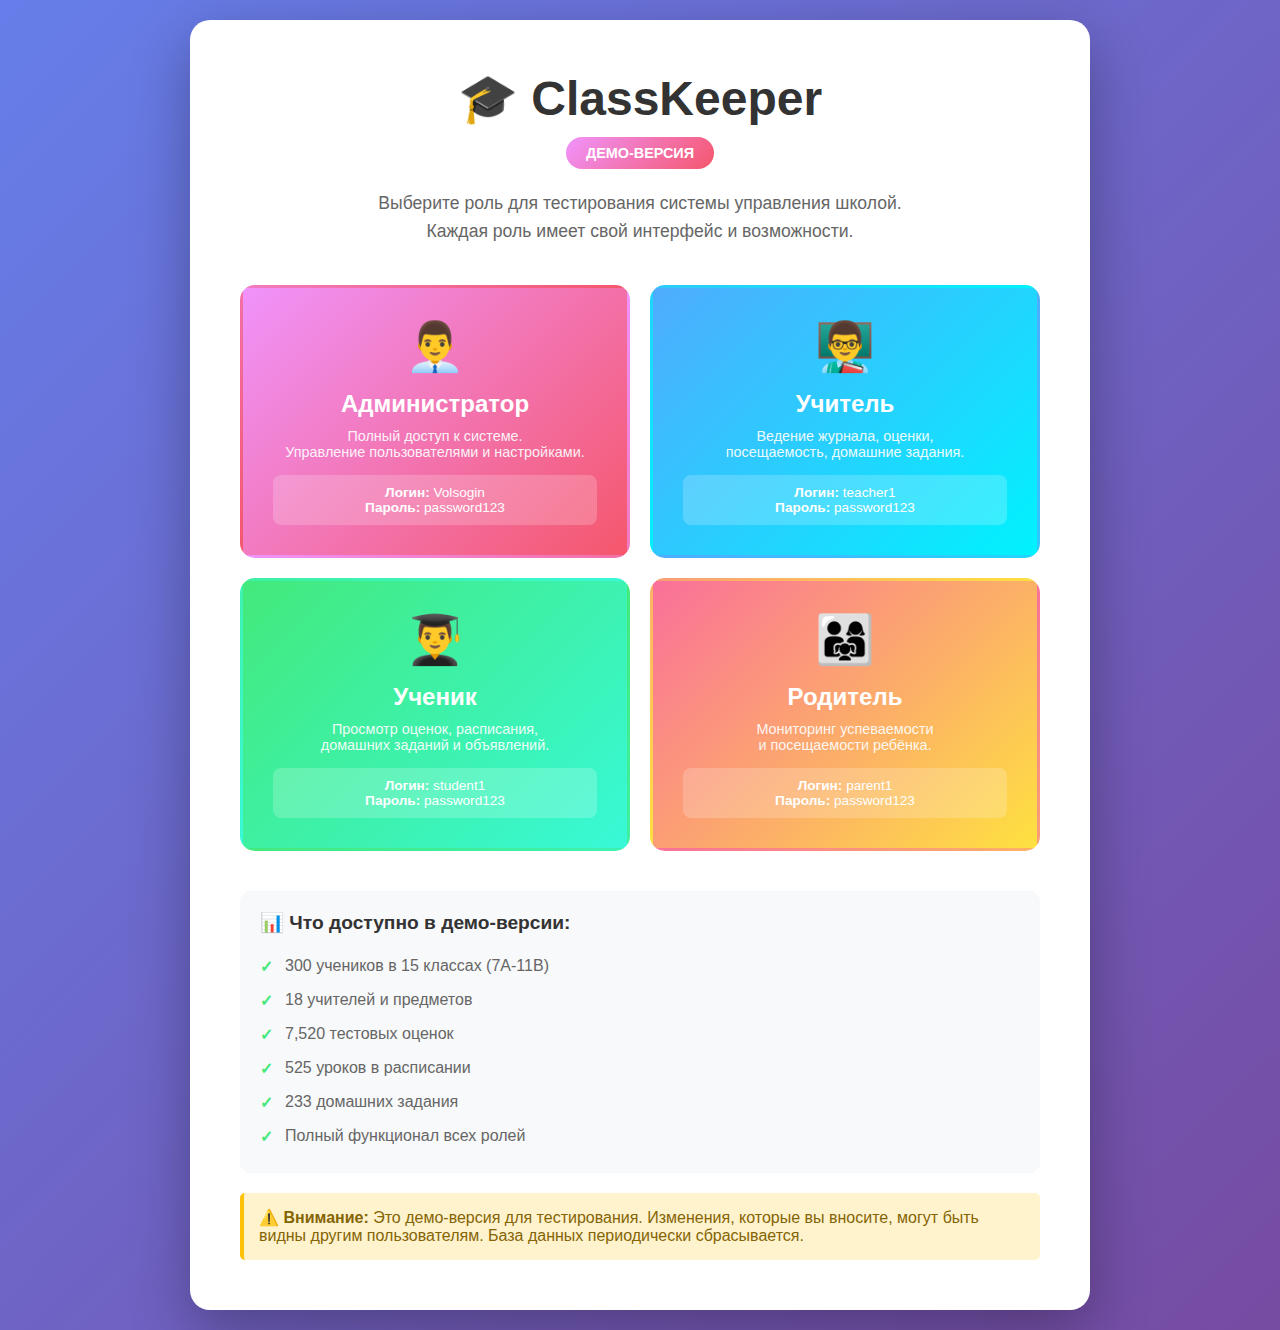
<file: frontend/demo.html>
<!DOCTYPE html>
<html lang="ru">
<head>
    <meta charset="UTF-8">
    <meta name="viewport" content="width=device-width, initial-scale=1.0">
    <title>ClassKeeper - Демо-версия</title>
    <style>
        * {
            margin: 0;
            padding: 0;
            box-sizing: border-box;
        }

        body {
            font-family: 'Segoe UI', Tahoma, Geneva, Verdana, sans-serif;
            background: linear-gradient(135deg, #667eea 0%, #764ba2 100%);
            min-height: 100vh;
            display: flex;
            align-items: center;
            justify-content: center;
            padding: 20px;
        }

        .demo-container {
            background: white;
            border-radius: 20px;
            padding: 50px;
            max-width: 900px;
            width: 100%;
            box-shadow: 0 20px 60px rgba(0,0,0,0.3);
        }

        .demo-header {
            text-align: center;
            margin-bottom: 40px;
        }

        .demo-header h1 {
            font-size: 3em;
            color: #333;
            margin-bottom: 10px;
        }

        .demo-badge {
            display: inline-block;
            background: linear-gradient(135deg, #f093fb 0%, #f5576c 100%);
            color: white;
            padding: 8px 20px;
            border-radius: 20px;
            font-size: 0.9em;
            font-weight: bold;
            margin-bottom: 20px;
        }

        .demo-description {
            color: #666;
            font-size: 1.1em;
            line-height: 1.6;
            margin-bottom: 40px;
            text-align: center;
        }

        .role-grid {
            display: grid;
            grid-template-columns: repeat(2, 1fr);
            gap: 20px;
            margin-bottom: 40px;
        }

        .role-card {
            background: linear-gradient(135deg, #667eea 0%, #764ba2 100%);
            border-radius: 15px;
            padding: 30px;
            color: white;
            cursor: pointer;
            transition: all 0.3s ease;
            text-align: center;
            border: 3px solid transparent;
        }

        .role-card:hover {
            transform: translateY(-5px);
            box-shadow: 0 10px 30px rgba(0,0,0,0.2);
            border-color: #fff;
        }

        .role-card.admin {
            background: linear-gradient(135deg, #f093fb 0%, #f5576c 100%);
        }

        .role-card.teacher {
            background: linear-gradient(135deg, #4facfe 0%, #00f2fe 100%);
        }

        .role-card.student {
            background: linear-gradient(135deg, #43e97b 0%, #38f9d7 100%);
        }

        .role-card.parent {
            background: linear-gradient(135deg, #fa709a 0%, #fee140 100%);
        }

        .role-icon {
            font-size: 3em;
            margin-bottom: 15px;
        }

        .role-name {
            font-size: 1.5em;
            font-weight: bold;
            margin-bottom: 10px;
        }

        .role-desc {
            font-size: 0.9em;
            opacity: 0.9;
            margin-bottom: 15px;
        }

        .role-credentials {
            background: rgba(255,255,255,0.2);
            padding: 10px;
            border-radius: 8px;
            font-size: 0.85em;
            margin-top: 15px;
        }

        .info-section {
            background: #f8f9fa;
            border-radius: 10px;
            padding: 20px;
            margin-top: 30px;
        }

        .info-section h3 {
            color: #333;
            margin-bottom: 15px;
            font-size: 1.2em;
        }

        .info-section ul {
            list-style: none;
            padding-left: 0;
        }

        .info-section li {
            padding: 8px 0;
            color: #666;
            position: relative;
            padding-left: 25px;
        }

        .info-section li:before {
            content: "✓";
            position: absolute;
            left: 0;
            color: #43e97b;
            font-weight: bold;
        }

        .warning {
            background: #fff3cd;
            border-left: 4px solid #ffc107;
            padding: 15px;
            margin-top: 20px;
            border-radius: 5px;
            color: #856404;
        }

        @media (max-width: 768px) {
            .role-grid {
                grid-template-columns: 1fr;
            }
            
            .demo-container {
                padding: 30px 20px;
            }
            
            .demo-header h1 {
                font-size: 2em;
            }
        }
    </style>
</head>
<body>
    <div class="demo-container">
        <div class="demo-header">
            <h1>🎓 ClassKeeper</h1>
            <span class="demo-badge">ДЕМО-ВЕРСИЯ</span>
            <p class="demo-description">
                Выберите роль для тестирования системы управления школой.<br>
                Каждая роль имеет свой интерфейс и возможности.
            </p>
        </div>

        <div class="role-grid">
            <div class="role-card admin" onclick="loginAs('admin')">
                <div class="role-icon">👨‍💼</div>
                <div class="role-name">Администратор</div>
                <div class="role-desc">
                    Полный доступ к системе.<br>
                    Управление пользователями и настройками.
                </div>
                <div class="role-credentials">
                    <strong>Логин:</strong> Volsogin<br>
                    <strong>Пароль:</strong> password123
                </div>
            </div>

            <div class="role-card teacher" onclick="loginAs('teacher')">
                <div class="role-icon">👨‍🏫</div>
                <div class="role-name">Учитель</div>
                <div class="role-desc">
                    Ведение журнала, оценки,<br>
                    посещаемость, домашние задания.
                </div>
                <div class="role-credentials">
                    <strong>Логин:</strong> teacher1<br>
                    <strong>Пароль:</strong> password123
                </div>
            </div>

            <div class="role-card student" onclick="loginAs('student')">
                <div class="role-icon">👨‍🎓</div>
                <div class="role-name">Ученик</div>
                <div class="role-desc">
                    Просмотр оценок, расписания,<br>
                    домашних заданий и объявлений.
                </div>
                <div class="role-credentials">
                    <strong>Логин:</strong> student1<br>
                    <strong>Пароль:</strong> password123
                </div>
            </div>

            <div class="role-card parent" onclick="loginAs('parent')">
                <div class="role-icon">👨‍👩‍👧</div>
                <div class="role-name">Родитель</div>
                <div class="role-desc">
                    Мониторинг успеваемости<br>
                    и посещаемости ребёнка.
                </div>
                <div class="role-credentials">
                    <strong>Логин:</strong> parent1<br>
                    <strong>Пароль:</strong> password123
                </div>
            </div>
        </div>

        <div class="info-section">
            <h3>📊 Что доступно в демо-версии:</h3>
            <ul>
                <li>300 учеников в 15 классах (7А-11В)</li>
                <li>18 учителей и предметов</li>
                <li>7,520 тестовых оценок</li>
                <li>525 уроков в расписании</li>
                <li>233 домашних задания</li>
                <li>Полный функционал всех ролей</li>
            </ul>
        </div>

        <div class="warning">
            <strong>⚠️ Внимание:</strong> Это демо-версия для тестирования. 
            Изменения, которые вы вносите, могут быть видны другим пользователям. 
            База данных периодически сбрасывается.
        </div>
    </div>

    <script>
        // API автоматически определяется по текущему домену
        const API_BASE = window.location.origin + '/api';

        // Данные для автоматического входа
        const demoAccounts = {
            admin: { username: 'Volsogin', password: 'password123' },
            teacher: { username: 'teacher1', password: 'password123' },
            student: { username: 'student1', password: 'password123' },
            parent: { username: 'parent1', password: 'password123' }
        };

        async function loginAs(role) {
            const account = demoAccounts[role];
            
            try {
                // Показываем индикатор загрузки
                document.body.style.cursor = 'wait';
                
                // Отправляем запрос на вход
                const response = await fetch(`${API_BASE}/auth/login`, {
                    method: 'POST',
                    headers: {
                        'Content-Type': 'application/json'
                    },
                    body: JSON.stringify(account)
                });

                const data = await response.json();

                if (response.ok) {
                    // Сохраняем токен
                    localStorage.setItem('token', data.token);
                    
                    // Переходим на дашборд
                    window.location.href = '/pages/dashboard.html';
                } else {
                    alert('Ошибка входа: ' + (data.error || 'Неизвестная ошибка'));
                }
            } catch (error) {
                console.error('Login error:', error);
                alert('Ошибка подключения к серверу. Убедитесь что сервер запущен.');
            } finally {
                document.body.style.cursor = 'default';
            }
        }

        // Проверяем - может уже залогинен?
        window.addEventListener('DOMContentLoaded', () => {
            const token = localStorage.getItem('token');
            if (token) {
                // Уже есть токен, предлагаем продолжить
                if (confirm('Вы уже вошли в систему. Перейти в личный кабинет?')) {
                    window.location.href = '/pages/dashboard.html';
                } else {
                    // Выходим
                    localStorage.removeItem('token');
                }
            }
        });
    </script>
</body>
</html>
</file>
